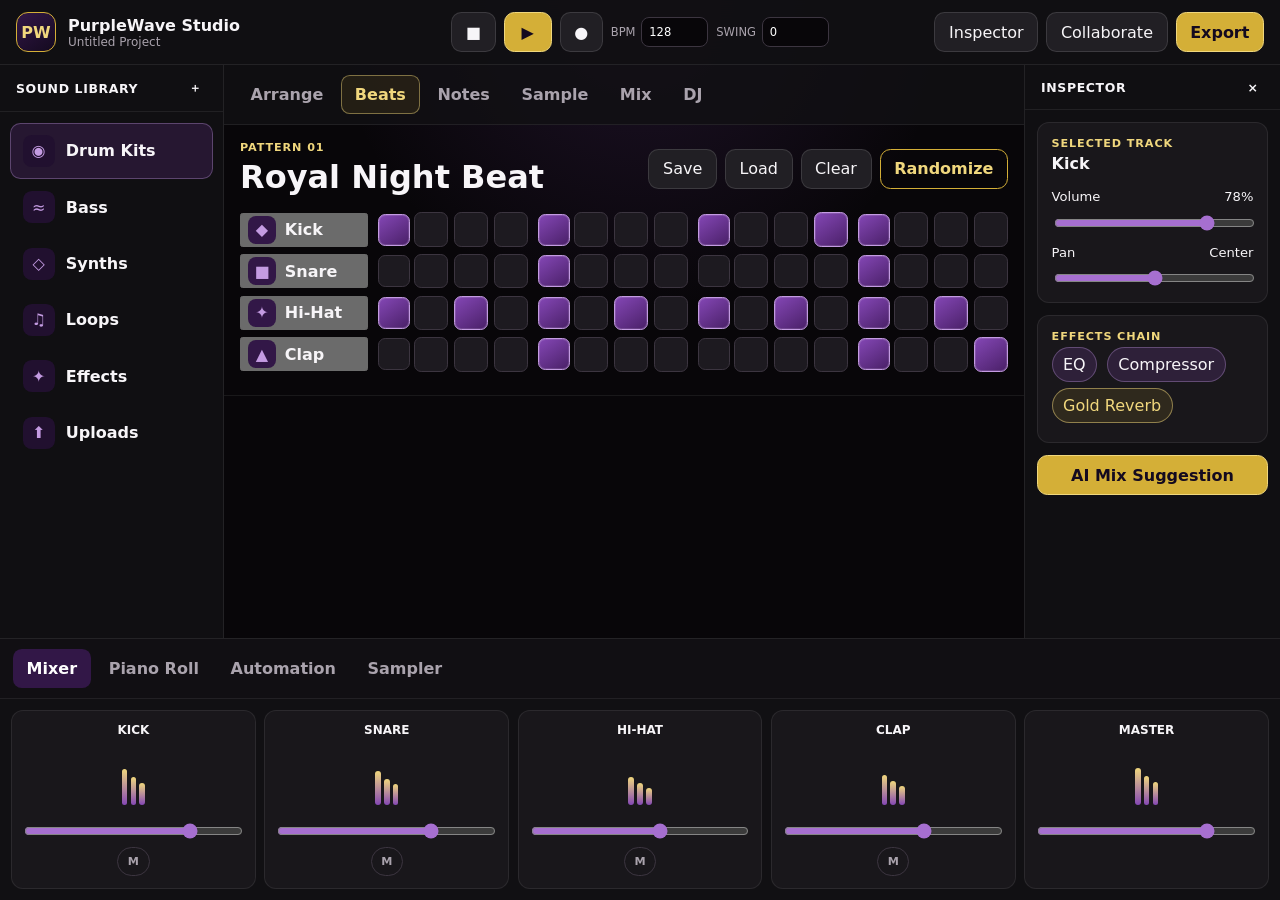
<file: purplewave-studio/index.html>
<!doctype html>
<html lang="en">
<head>
  <meta charset="utf-8">
  <meta name="viewport" content="width=device-width, initial-scale=1">
  <meta name="theme-color" content="#140a1f">
  <title>PurpleWave Studio</title>
  <link rel="stylesheet" href="styles.css">
</head>
<body>
  <div class="app-shell">
    <header class="topbar">
      <div class="brand">
        <div class="brand-mark" aria-hidden="true">PW</div>
        <div>
          <strong>PurpleWave Studio</strong>
          <span>Untitled Project</span>
        </div>
      </div>

      <section class="transport" aria-label="Transport controls">
        <button id="stop" class="icon-button" type="button" aria-label="Stop">■</button>
        <button id="play" class="play-button" type="button" aria-label="Play">▶</button>
        <button id="record" class="icon-button record" type="button" aria-label="Arm recording">●</button>
        <label class="number-control">BPM
          <input id="bpm" type="number" min="50" max="220" value="128">
        </label>
        <label class="number-control">Swing
          <input id="swing" type="number" min="0" max="70" value="0">
        </label>
      </section>

      <div class="top-actions">
        <button id="inspector-toggle" class="secondary-button" type="button" aria-expanded="true" aria-controls="inspector">Inspector</button>
        <button id="collaborate" class="secondary-button" type="button">Collaborate</button>
        <button id="export" class="gold-button" type="button">Export</button>
      </div>
    </header>

    <div class="workspace-layout" id="workspace">
      <aside class="sound-browser" id="sound-browser" aria-label="Sound library">
        <div class="panel-heading"><span>Sound Library</span><button type="button" aria-label="Add sound">＋</button></div>
        <nav>
          <button class="library-item active" type="button"><span>◉</span><b>Drum Kits</b></button>
          <button class="library-item" type="button"><span>≈</span><b>Bass</b></button>
          <button class="library-item" type="button"><span>◇</span><b>Synths</b></button>
          <button class="library-item" type="button"><span>♫</span><b>Loops</b></button>
          <button class="library-item" type="button"><span>✦</span><b>Effects</b></button>
          <button class="library-item" type="button"><span>⬆</span><b>Uploads</b></button>
        </nav>
      </aside>

      <main class="studio">
        <nav class="view-tabs" aria-label="Studio view">
          <button type="button" data-view="arrange">Arrange</button>
          <button type="button" data-view="beats" class="active" aria-current="true">Beats</button>
          <button type="button" data-view="notes">Notes</button>
          <button type="button" data-view="sample">Sample</button>
          <button type="button" data-view="mix">Mix</button>
          <button type="button" data-view="dj">DJ</button>
        </nav>

        <div data-view-panel="beats">
          <section class="sequencer-panel" aria-labelledby="sequencer-title">
            <div class="sequencer-heading">
              <div>
                <p class="eyebrow">Pattern 01</p>
                <h1 id="sequencer-title">Royal Night Beat</h1>
              </div>
              <div class="pattern-actions">
                <button id="save" class="secondary-button" type="button">Save</button>
                <button id="load" class="secondary-button" type="button">Load</button>
                <button id="clear" class="secondary-button" type="button">Clear</button>
                <button id="randomize" class="gold-outline-button" type="button">Randomize</button>
              </div>
            </div>
            <div id="sequencer" class="sequencer" role="group" aria-label="16-step drum sequencer"></div>
          </section>
        </div>

        <div data-view-panel="arrange" hidden>
          <section class="arrangement" aria-labelledby="arrangement-title">
            <div class="section-heading">
              <h2 id="arrangement-title">Arrangement Preview</h2>
              <span>8 bars</span>
            </div>
            <div class="arrangement-grid">
              <div class="track-label"><span>◆</span><div><b>Drums</b><small>Royal Kit</small></div></div>
              <div class="clip purple">INTRO</div><div class="clip purple">VERSE</div><div class="clip gold">BUILD</div><div class="clip purple">DROP</div>
              <div class="track-label"><span>●</span><div><b>808 Bass</b><small>Sub Monarch</small></div></div>
              <div></div><div class="clip dark-purple">BASS A</div><div class="clip dark-purple">BASS B</div><div class="clip gold">BASS DROP</div>
              <div class="track-label"><span>▲</span><div><b>Synth</b><small>Glass Crown</small></div></div>
              <div class="clip pale-purple">CHORDS</div><div class="clip pale-purple">CHORDS</div><div class="clip gold">RISER</div><div class="clip pale-purple">LEAD</div>
            </div>
          </section>
        </div>

        <div data-view-panel="notes" hidden>
          <div class="placeholder-panel">
            <h2>Piano Roll — coming soon</h2>
            <p>Melodic note editing and a synth instrument are planned for the next milestone. For now, sketch melodies using the Synths track in the Sound Library and the step sequencer.</p>
          </div>
        </div>

        <div data-view-panel="sample" hidden>
          <div class="placeholder-panel">
            <h2>Sampler — coming soon</h2>
            <p>Loading and chopping your own audio samples is planned for the next milestone.</p>
          </div>
        </div>

        <div data-view-panel="dj" hidden>
          <div class="placeholder-panel">
            <h2>Two-Deck DJ Workspace — coming soon</h2>
            <p>Beatmatching, crossfading, and cueing between two decks are planned for a future release.</p>
          </div>
        </div>
      </main>

      <aside class="inspector" id="inspector" aria-label="Track inspector">
        <div class="panel-heading"><span>Inspector</span><button id="inspector-close" type="button" aria-label="Close inspector">×</button></div>
        <div class="inspector-content">
          <section class="control-card">
            <p class="eyebrow">Selected Track</p>
            <h2 id="selected-track">Kick</h2>
            <label>Volume <output id="volume-output">80%</output>
              <input id="volume" type="range" min="0" max="100" value="80">
            </label>
            <label>Pan <output id="pan-output">Center</output>
              <input id="pan" type="range" min="-100" max="100" value="0">
            </label>
          </section>
          <section class="control-card">
            <p class="eyebrow">Effects Chain</p>
            <button class="effect-chip" type="button" aria-pressed="true">EQ</button>
            <button class="effect-chip" type="button" aria-pressed="false">Compressor</button>
            <button class="effect-chip gold" type="button" aria-pressed="false">Gold Reverb</button>
          </section>
          <button id="ai-mix" class="gold-button full" type="button">AI Mix Suggestion</button>
        </div>
      </aside>
    </div>

    <section class="mixer-panel" id="mixer-panel" aria-label="Mixer">
      <div class="mixer-tabs" role="tablist" aria-label="Mixer view">
        <button id="tab-mixer" class="active" type="button" role="tab" aria-selected="true" aria-controls="panel-mixer" data-mixerview="mixer">Mixer</button>
        <button id="tab-pianoroll" type="button" role="tab" aria-selected="false" aria-controls="panel-pianoroll" data-mixerview="pianoroll">Piano Roll</button>
        <button id="tab-automation" type="button" role="tab" aria-selected="false" aria-controls="panel-automation" data-mixerview="automation">Automation</button>
        <button id="tab-sampler" type="button" role="tab" aria-selected="false" aria-controls="panel-sampler" data-mixerview="sampler">Sampler</button>
      </div>
      <div id="panel-mixer" role="tabpanel" aria-labelledby="tab-mixer" data-mixer-panel="mixer">
        <div id="mixer" class="mixer"></div>
      </div>
      <div id="panel-pianoroll" role="tabpanel" aria-labelledby="tab-pianoroll" data-mixer-panel="pianoroll" hidden>
        <div class="placeholder-panel">Piano roll editing is coming in a future update.</div>
      </div>
      <div id="panel-automation" role="tabpanel" aria-labelledby="tab-automation" data-mixer-panel="automation" hidden>
        <div class="placeholder-panel">Automation lanes are coming in a future update.</div>
      </div>
      <div id="panel-sampler" role="tabpanel" aria-labelledby="tab-sampler" data-mixer-panel="sampler" hidden>
        <div class="placeholder-panel">The sampler is coming in a future update.</div>
      </div>
    </section>

    <nav class="mobile-nav" aria-label="Mobile navigation">
      <button type="button" data-view="beats" class="active" aria-current="true">Create</button>
      <button id="mobile-sounds" type="button" data-mobile-action="sounds" aria-expanded="false" aria-controls="sound-browser">Sounds</button>
      <button id="mobile-play" type="button" data-mobile-action="play">Play</button>
      <button type="button" data-view="mix">Mix</button>
      <button id="mobile-more" type="button" data-mobile-action="more" aria-expanded="false" aria-controls="inspector">More</button>
    </nav>
  </div>
  <div id="status" class="sr-only" aria-live="polite"></div>
  <script src="app.js"></script>
</body>
</html>
</file>
<file: purplewave-studio/styles.css>
:root {
  --black: #080609;
  --near-black: #111013;
  --charcoal: #1d1a20;
  --purple-950: #140a1f;
  --purple-900: #21102f;
  --purple-800: #321747;
  --purple-700: #4a2068;
  --purple-600: #67308e;
  --purple-500: #8447b5;
  --purple-400: #a66fd0;
  --purple-300: #c49be2;
  --gold: #d4af37;
  --gold-light: #f0d77d;
  --white: #f7f5f8;
  --muted: #aaa3ad;
  --border: #3c3540;
  --danger: #ff5b6e;
  color-scheme: dark;
  font-family: Inter, ui-sans-serif, system-ui, -apple-system, BlinkMacSystemFont, "Segoe UI", sans-serif;
}

* { box-sizing: border-box; }
body { margin: 0; background: var(--black); color: var(--white); }
button, input { font: inherit; }
button { color: inherit; }
button:focus-visible, input:focus-visible { outline: 3px solid var(--gold-light); outline-offset: 2px; }

.app-shell { min-height: 100dvh; display: grid; grid-template-rows: auto minmax(0, 1fr) auto; background: radial-gradient(circle at 50% 0, rgba(132,71,181,.18), transparent 28%), var(--black); }
.topbar { position: sticky; top: 0; z-index: 20; display: grid; grid-template-columns: minmax(180px,1fr) auto minmax(180px,1fr); gap: 1rem; align-items: center; padding: .75rem 1rem; border-bottom: 1px solid rgba(255,255,255,.08); background: rgba(17,16,19,.96); backdrop-filter: blur(16px); }
.brand { display: flex; align-items: center; gap: .75rem; min-width: 0; }
.brand-mark { width: 2.5rem; height: 2.5rem; display: grid; place-items: center; border: 1px solid var(--gold); border-radius: .75rem; background: linear-gradient(145deg,var(--purple-800),var(--purple-950)); color: var(--gold-light); font-weight: 900; }
.brand strong, .brand span { display: block; }
.brand span { color: var(--muted); font-size: .75rem; }
.transport, .top-actions { display: flex; align-items: center; gap: .5rem; }
.top-actions { justify-self: end; }
.icon-button, .play-button, .secondary-button, .gold-button, .gold-outline-button { min-height: 2.5rem; border-radius: .65rem; padding: 0 .85rem; border: 1px solid rgba(255,255,255,.12); cursor: pointer; }
.icon-button { min-width: 2.5rem; background: #211f24; }
.play-button { min-width: 3rem; background: var(--gold); border-color: var(--gold-light); color: var(--purple-950); font-weight: 900; }
.play-button.active { background: var(--purple-400); color: white; border-color: var(--purple-300); }
.record.active { color: var(--danger); border-color: var(--danger); }
.secondary-button { background: #211f24; }
.gold-button { background: var(--gold); border-color: var(--gold-light); color: var(--purple-950); font-weight: 850; }
.gold-outline-button { background: transparent; border-color: var(--gold); color: var(--gold-light); font-weight: 750; }
.full { width: 100%; }
.number-control { display: grid; grid-template-columns: auto 4.2rem; gap: .35rem; align-items: center; color: var(--muted); font-size: .72rem; text-transform: uppercase; }
.number-control input { width: 4.2rem; border: 1px solid var(--border); border-radius: .5rem; padding: .45rem; background: var(--black); color: white; }
.workspace-layout { min-height: 0; display: grid; grid-template-columns: 14rem minmax(0,1fr) 16rem; }
.sound-browser, .inspector { background: rgba(17,16,19,.96); }
.sound-browser { border-right: 1px solid rgba(255,255,255,.08); }
.inspector { border-left: 1px solid rgba(255,255,255,.08); }
.panel-heading { display: flex; justify-content: space-between; align-items: center; padding: .85rem 1rem; border-bottom: 1px solid rgba(255,255,255,.07); font-size: .78rem; font-weight: 850; letter-spacing: .05em; text-transform: uppercase; }
.panel-heading button { border: 0; background: transparent; cursor: pointer; }
.sound-browser nav { padding: .65rem; }
.library-item { width: 100%; display: flex; align-items: center; gap: .7rem; padding: .7rem; border: 1px solid transparent; border-radius: .65rem; background: transparent; text-align: left; cursor: pointer; }
.library-item span { width: 2rem; height: 2rem; display: grid; place-items: center; border-radius: .55rem; background: var(--purple-900); color: var(--purple-300); }
.library-item:hover, .library-item.active { border-color: rgba(196,155,226,.35); background: rgba(103,48,142,.25); }
.studio { min-width: 0; }
.view-tabs, .mixer-tabs { display: flex; gap: .25rem; padding: .65rem .8rem; overflow-x: auto; border-bottom: 1px solid rgba(255,255,255,.07); background: rgba(17,16,19,.85); }
.view-tabs button, .mixer-tabs button { padding: .55rem .8rem; border: 1px solid transparent; border-radius: .55rem; background: transparent; color: var(--muted); font-weight: 750; cursor: pointer; white-space: nowrap; }
.view-tabs button.active { border-color: rgba(240,215,125,.45); color: var(--gold-light); background: rgba(212,175,55,.1); }
.mixer-tabs button.active { color: white; background: var(--purple-800); }
.sequencer-panel, .arrangement { padding: 1rem; border-bottom: 1px solid rgba(255,255,255,.07); }
.sequencer-heading, .section-heading { display: flex; justify-content: space-between; align-items: center; gap: 1rem; margin-bottom: 1rem; }
h1, h2, p { margin-top: 0; }
h1 { margin-bottom: 0; font-size: clamp(1.35rem,3vw,2rem); }
h2 { margin-bottom: 0; font-size: 1rem; }
.eyebrow { margin-bottom: .25rem; color: var(--gold-light); font-size: .7rem; font-weight: 850; letter-spacing: .08em; text-transform: uppercase; }
.pattern-actions { display: flex; gap: .5rem; }
.sequencer { overflow-x: auto; }
.sequence-row { min-width: 750px; display: grid; grid-template-columns: 8rem repeat(16,minmax(2rem,1fr)); gap: .35rem; align-items: center; margin-bottom: .45rem; }
.sequence-label { display: flex; align-items: center; gap: .55rem; padding-right: .5rem; cursor: pointer; }
.sequence-label span { width: 1.75rem; height: 1.75rem; display: grid; place-items: center; border-radius: .5rem; background: var(--purple-800); color: var(--purple-300); }
.step { aspect-ratio: 1; min-width: 2rem; border: 1px solid var(--border); border-radius: .45rem; background: var(--charcoal); cursor: pointer; }
.step:hover { border-color: var(--purple-300); background: var(--purple-900); }
.step.active { background: linear-gradient(145deg,var(--purple-500),var(--purple-700)); border-color: var(--purple-300); box-shadow: inset 0 0 0 1px rgba(255,255,255,.12); }
.step.current { outline: 2px solid var(--gold-light); outline-offset: 1px; }
.step:nth-of-type(4n + 2) { margin-left: .25rem; }
.arrangement-grid { display: grid; grid-template-columns: 8rem repeat(4,minmax(5.5rem,1fr)); gap: .4rem; overflow-x: auto; min-width: 0; }
.track-label { display: flex; gap: .55rem; align-items: center; min-height: 3.3rem; padding: .5rem; background: rgba(17,16,19,.84); border-radius: .55rem; }
.track-label small, .track-label b { display: block; }
.track-label small { color: var(--muted); }
.clip { display: grid; place-items: center; min-height: 3.3rem; border-radius: .55rem; border: 1px solid rgba(255,255,255,.18); font-size: .7rem; font-weight: 850; }
.clip.purple { background: linear-gradient(180deg,rgba(132,71,181,.75),rgba(74,32,104,.9)); }
.clip.dark-purple { background: linear-gradient(180deg,#4a2068,#21102f); }
.clip.pale-purple { background: linear-gradient(180deg,#a66fd0,#67308e); }
.clip.gold { background: linear-gradient(180deg,rgba(212,175,55,.75),rgba(142,104,27,.9)); color: #fff8d5; }
.inspector-content { padding: .75rem; }
.control-card { margin-bottom: .75rem; padding: .85rem; border: 1px solid rgba(255,255,255,.08); border-radius: .75rem; background: #19171b; }
.control-card h2 { margin-bottom: 1rem; }
.control-card label { display: grid; grid-template-columns: 1fr auto; gap: .55rem; margin-top: .75rem; font-size: .82rem; }
.control-card input { grid-column: 1 / -1; width: 100%; accent-color: var(--purple-400); }
.effect-chip { margin: 0 .3rem .35rem 0; padding: .45rem .65rem; border: 1px solid rgba(196,155,226,.35); border-radius: 999px; background: rgba(132,71,181,.2); cursor: pointer; }
.effect-chip.gold { border-color: rgba(240,215,125,.5); background: rgba(212,175,55,.12); color: var(--gold-light); }
.mixer-panel { border-top: 1px solid rgba(255,255,255,.08); background: var(--near-black); }
.mixer { display: grid; grid-template-columns: repeat(5,minmax(7rem,1fr)); gap: .55rem; padding: .7rem; overflow-x: auto; }
.channel { min-width: 7rem; padding: .75rem; border: 1px solid rgba(255,255,255,.08); border-radius: .75rem; background: #19171b; text-align: center; }
.channel strong { font-size: .75rem; }
.meter { height: 3.2rem; display: flex; align-items: end; justify-content: center; gap: .2rem; margin: .6rem 0; }
.meter span { width: .35rem; border-radius: 999px; background: linear-gradient(to top,var(--purple-500),var(--gold-light)); }
.channel input { width: 100%; accent-color: var(--purple-400); }
.mobile-nav { display: none; }
.sr-only { position: absolute; width: 1px; height: 1px; padding: 0; margin: -1px; overflow: hidden; clip: rect(0,0,0,0); white-space: nowrap; border: 0; }

.placeholder-panel { margin: 1rem; padding: 2.5rem 1.5rem; border: 1px dashed var(--border); border-radius: .75rem; color: var(--muted); text-align: center; }
.placeholder-panel h2 { color: var(--white); margin-bottom: .5rem; font-size: 1.05rem; }
.placeholder-panel p { margin: 0 auto; max-width: 32rem; }

#inspector-toggle.active { border-color: var(--gold); color: var(--gold-light); }
.workspace-layout.inspector-hidden { grid-template-columns: 14rem minmax(0,1fr); }
@media (max-width: 1050px) {
  .workspace-layout.inspector-hidden { grid-template-columns: 4.5rem minmax(0,1fr); }
}

.channel { display: flex; flex-direction: column; align-items: center; gap: .4rem; }
.mute-button { min-height: 1.8rem; padding: 0 .6rem; border: 1px solid var(--border); border-radius: 999px; background: transparent; color: var(--muted); font-size: .7rem; font-weight: 850; cursor: pointer; }
.mute-button.active { border-color: var(--danger); color: var(--danger); background: rgba(255,91,110,.12); }

@media (max-width: 1050px) {
  .workspace-layout { grid-template-columns: 4.5rem minmax(0,1fr); }
  .inspector { display: none; }
  .library-item b, .panel-heading span { display: none; }
  .library-item { justify-content: center; padding: .5rem; }
  .topbar { grid-template-columns: 1fr auto; }
  .top-actions { display: none; }
}

@media (max-width: 680px) {
  .app-shell { padding-bottom: 3.75rem; }
  .topbar { grid-template-columns: 1fr; }
  .transport { justify-content: center; flex-wrap: wrap; }
  .workspace-layout { grid-template-columns: 1fr; }
  .sound-browser { display: none; }
  .sequencer-heading { align-items: flex-start; flex-direction: column; }
  .arrangement-grid { min-width: 650px; }
  .mixer { grid-template-columns: repeat(5,7rem); }
  .mobile-nav { position: fixed; z-index: 30; left: 0; right: 0; bottom: 0; display: grid; grid-template-columns: repeat(5,1fr); border-top: 1px solid rgba(255,255,255,.1); background: rgba(17,16,19,.98); }
  .mobile-nav button { min-height: 3.75rem; border: 0; background: transparent; color: var(--muted); }
  .mobile-nav button.active { color: var(--gold-light); }

  .workspace-layout.mobile-sounds-open .sound-browser {
    display: flex; flex-direction: column; position: fixed; inset: 0 15% 3.75rem 0; z-index: 40;
    overflow-y: auto; box-shadow: 8px 0 24px rgba(0,0,0,.5);
  }
  .workspace-layout.mobile-inspector-open .inspector {
    display: flex; flex-direction: column; position: fixed; inset: 0 0 3.75rem 15%; z-index: 40;
    overflow-y: auto; box-shadow: -8px 0 24px rgba(0,0,0,.5);
  }
}
</file>
